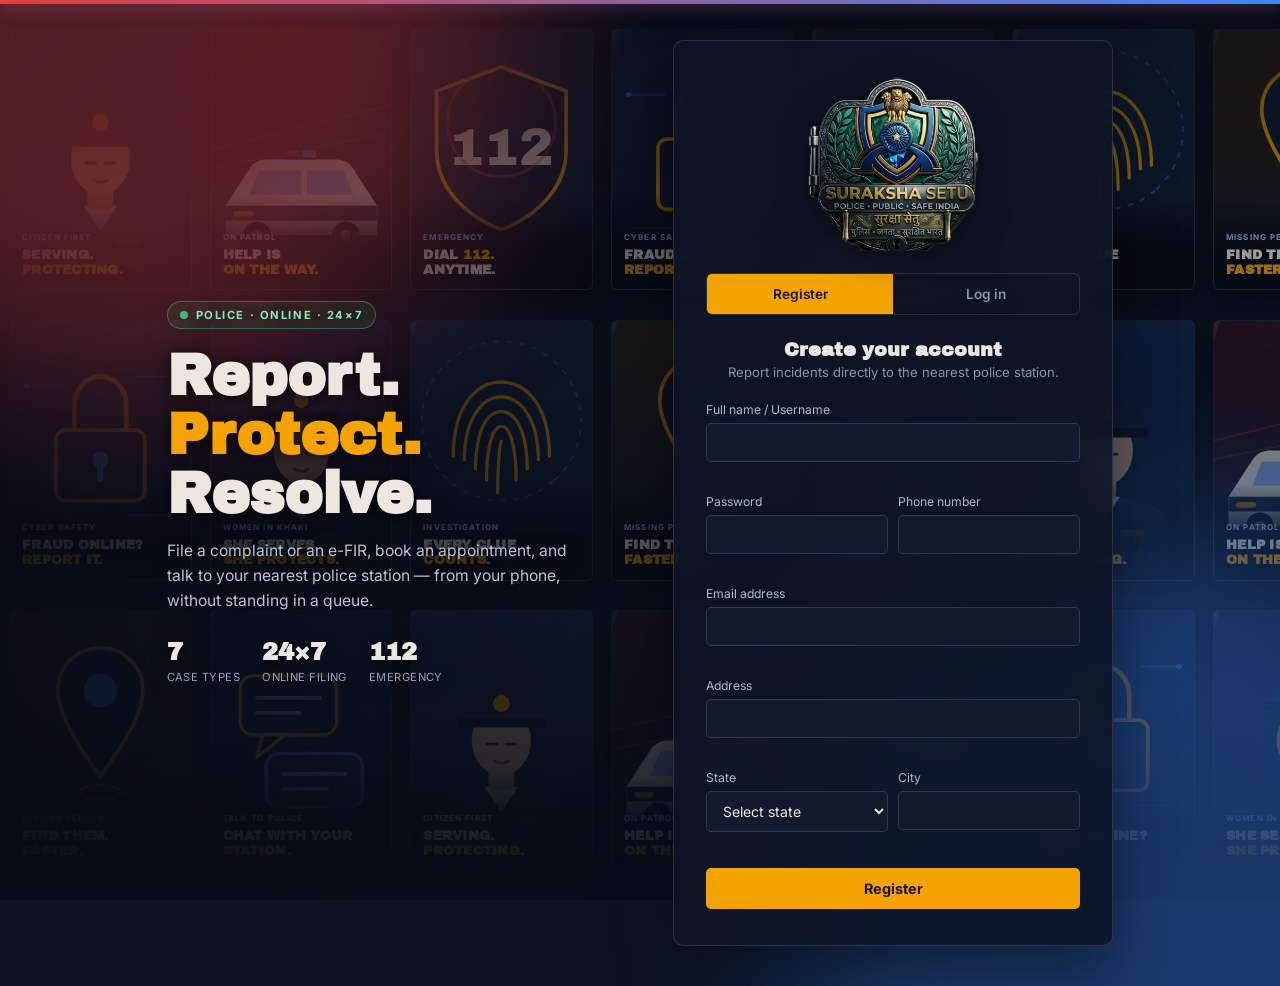
<file: src/main/webapp/index.html>
<!DOCTYPE html>
<html lang="en">
<head>
<meta charset="UTF-8">
<meta name="viewport" content="width=device-width, initial-scale=1, viewport-fit=cover">
<title>SurakshaSetu — Report. Protect. Resolve.</title>
<link href="https://fonts.googleapis.com/css2?family=Archivo+Black&family=Inter:wght@400;500;600;700&display=swap" rel="stylesheet">
<style>
  :root{
    --ink:#0B1220; --panel:#121B2E; --steel:#1B2A41;
    --paper:#ECE8DF; --amber:#F4A300; --green:#3DBE7A; --blue:#3A86FF;
    --line: rgba(236,232,223,0.14);
  }
  *{box-sizing:border-box; margin:0; padding:0;}
  html{scroll-padding-top:env(safe-area-inset-top,0px);}
  body{
    font-family:'Inter',sans-serif; background:var(--ink); color:var(--paper);
    min-height:100vh; padding-top:env(safe-area-inset-top,0px); padding-bottom:env(safe-area-inset-bottom,0px);
    overflow-x:hidden; position:relative;
  }

  /* ---------- Full-bleed animated poster background ---------- */
  .bg{position:fixed; inset:0; z-index:0; overflow:hidden;}
  .bg::after{
    content:""; position:absolute; inset:0; z-index:2;
    background:radial-gradient(ellipse at center, rgba(11,18,32,.55) 0%, rgba(11,18,32,.88) 62%, rgba(11,18,32,.97) 100%);
  }
  .rows{position:absolute; inset:0; display:flex; flex-direction:column; justify-content:space-evenly;}
  .row{display:flex; width:max-content;}
  .row.r1{animation:slide 48s linear infinite;}
  .row.r2{animation:slide 65s linear infinite; opacity:.75;}
  .row.r3{animation:slide 80s linear infinite; opacity:.55;}
  @keyframes slide{ from{transform:translateX(-50%);} to{transform:translateX(0);} }
  @media (prefers-reduced-motion: reduce){ .row{animation:none;} }

  .tile{
    width:280px; height:220px; flex-shrink:0; margin:0 10px; border-radius:8px;
    border:1px solid var(--line); position:relative; overflow:hidden;
    display:flex; flex-direction:column; justify-content:flex-end; padding:0;
  }
  .tile.a{background:linear-gradient(165deg,#15233C 0%,#0E1A2E 100%);}
  .tile.b{background:linear-gradient(165deg,#1A2A44 0%,#101C32 100%);}
  .tile.c{background:linear-gradient(165deg,#112036 0%,#0B1526 100%);}
  .tile.d{background:linear-gradient(165deg,#17273F 0%,#0F1B2F 100%);}
  .tile .art{
    flex:1; display:flex; align-items:center; justify-content:center; position:relative;
    background:repeating-linear-gradient(135deg, transparent 0 16px, rgba(244,163,0,0.05) 16px 32px);
  }
  .tile .art svg{width:88px; height:88px;}
  .tile .caption{padding:14px 18px 16px;}
  .tile h3{font-family:'Archivo Black',sans-serif; font-size:.92rem; line-height:1.2; color:var(--paper);}
  .tile h3 em{font-style:normal; color:var(--amber);}
  .tile p{font-size:.68rem; color:#8FA0BC; margin-top:5px;}
  .tile .badge{
    position:absolute; top:12px; left:12px; font-size:.58rem; font-weight:700; letter-spacing:.08em;
    padding:4px 8px; border-radius:3px; background:rgba(61,190,122,.15); color:var(--green); border:1px solid rgba(61,190,122,.4); z-index:2;
  }
  .tile .sirens{position:absolute; top:0; left:0; right:0; height:4px; display:flex;}
  .tile .sirens span{flex:1;}
  .tile .sirens span:first-child{background:var(--amber); opacity:.8;}
  .tile .sirens span:last-child{background:var(--blue); opacity:.8;}

  /* ---------- Centered form ---------- */
  .stage{position:relative; z-index:5; min-height:100vh; display:flex; align-items:center; justify-content:center; padding:40px 20px;}
  .card{
    width:100%; max-width:440px; background:rgba(18,27,46,.82); backdrop-filter:blur(14px);
    border:1px solid var(--line); border-radius:10px; padding:36px 32px; box-shadow:0 30px 60px rgba(0,0,0,.45);
  }
  .brand{display:flex; align-items:center; gap:10px; justify-content:center; margin-bottom:22px;}
  .shield{width:26px; height:29px; flex-shrink:0;}
  .brandlogo{width:170px; max-width:60%; height:auto; display:block; filter:drop-shadow(0 6px 16px rgba(0,0,0,.5));}
  .brand span{font-family:'Archivo Black',sans-serif; font-size:1.05rem; letter-spacing:.01em;}
  .brand span em{font-style:normal; color:var(--amber);}

  .tabs{display:flex; border:1px solid var(--line); border-radius:6px; overflow:hidden; margin-bottom:24px;}
  .tabs button{
    flex:1; padding:12px; background:transparent; color:#8795AC; border:none; cursor:pointer;
    font-family:'Inter',sans-serif; font-weight:600; font-size:.85rem; transition:background .15s, color .15s;
  }
  .tabs button.active{background:var(--amber); color:#1a1200;}

  .view{display:none;} .view.active{display:block;}
  h3.title{font-family:'Archivo Black',sans-serif; font-size:1.2rem; margin-bottom:4px; text-align:center;}
  .sub{color:#8795AC; font-size:.82rem; margin-bottom:22px; text-align:center;}

  .field{margin-bottom:14px;}
  .field label{display:block; font-size:.76rem; color:#AEB9CC; margin-bottom:6px;}
  .field input, .field select{
    width:100%; padding:10px 12px; background:var(--panel); border:1px solid var(--line);
    border-radius:5px; color:var(--paper); font-size:.88rem; font-family:'Inter',sans-serif;
  }
  .field input:focus, .field select:focus{outline:2px solid var(--amber); outline-offset:1px; border-color:var(--amber);}
  .row2{display:grid; grid-template-columns:1fr 1fr; gap:10px;}
  .err{font-size:.72rem; color:#FF8585; margin-top:4px; min-height:14px;}

  .submit{
    width:100%; padding:12px; background:var(--amber); color:#1a1200; border:none; border-radius:5px;
    font-family:'Inter',sans-serif; font-weight:700; font-size:.9rem; cursor:pointer; margin-top:4px; transition:filter .15s;
  }
  .submit:hover{filter:brightness(1.08);}
  .switchLine{text-align:center; font-size:.8rem; color:#8795AC; margin-top:16px;}
  .switchLine a, .forgot{color:var(--amber); text-decoration:none; cursor:pointer;}
  .forgot{display:block; text-align:right; font-size:.76rem; margin:-6px 0 14px;}

  .banner{display:none; margin-top:14px; padding:11px 13px; border-radius:5px; font-size:.8rem; border:1px solid var(--line);}
  .banner.ok{display:block; background:rgba(61,190,122,.1); border-color:rgba(61,190,122,.4); color:#8CE8B2;}
  .banner.info{display:block; background:rgba(58,134,255,.1); border-color:rgba(58,134,255,.4); color:#9FC4FF;}
  .banner.bad{display:block; background:rgba(229,62,62,.1); border-color:rgba(229,62,62,.4); color:#FF9B9B;}

  /* ===== v2: poster wall, hero, siren bar, splash ===== */
  .siren-bar{position:fixed; top:0; left:0; right:0; height:4px; z-index:30; background:linear-gradient(90deg,#E53E3E,#3A86FF,#E53E3E); background-size:200% 100%; animation:siren 1.6s linear infinite; box-shadow:0 0 18px rgba(229,62,62,.6),0 0 18px rgba(58,134,255,.5);}
  @keyframes siren{from{background-position:0 0} to{background-position:200% 0}}
  .glow{position:fixed; z-index:1; width:60vmax; height:60vmax; border-radius:50%; filter:blur(90px); pointer-events:none; opacity:.35; animation:pulse 3.2s ease-in-out infinite alternate;}
  .glow.red{background:#E53E3E; top:-30vmax; left:-20vmax;}
  .glow.blue{background:#3A86FF; bottom:-30vmax; right:-20vmax; animation-delay:1.6s;}
  @keyframes pulse{from{opacity:.12} to{opacity:.38}}

  .rows{gap:0;}
  .row.r2{animation-name:slideRev;}
  @keyframes slideRev{ from{transform:translateX(0);} to{transform:translateX(-50%);} }
  .tile.poster{
    height:clamp(170px,29vh,300px); width:clamp(120px,20.3vh,210px); margin:0 9px; padding:0; border-radius:6px;
    border:1px solid rgba(255,255,255,.1); background:#0E1A2E; transition:transform .5s ease, filter .5s ease;
    box-shadow:0 10px 24px rgba(0,0,0,.5);
  }
  .tile.poster svg.pic{position:absolute; inset:0; width:100%; height:100%;}
  .tile.poster .cap{position:absolute; left:0; right:0; bottom:0; padding:30px 12px 12px; background:linear-gradient(transparent, rgba(5,9,18,.95) 55%);}
  .tile.poster h3{font-family:'Archivo Black',sans-serif; font-size:clamp(.62rem,1.55vh,.82rem); line-height:1.15; letter-spacing:.02em;}
  .tile.poster h3 em{font-style:normal; color:var(--amber);}
  .tile.poster .tag{display:inline-block; font-size:.5rem; font-weight:700; letter-spacing:.14em; color:#9FC4FF; margin-bottom:5px;}
  .tile.poster::after{content:""; position:absolute; top:0; left:-60%; width:40%; height:100%; background:linear-gradient(100deg,transparent,rgba(255,255,255,.14),transparent); transform:skewX(-18deg); animation:sweep 7s ease-in-out infinite;}
  .row.r2 .tile.poster::after{animation-delay:2s} .row.r3 .tile.poster::after{animation-delay:4s}
  @keyframes sweep{0%,60%{left:-60%} 100%{left:140%}}
  .bg:hover .tile.poster{filter:brightness(.8);}

  .stage{gap:6vw; justify-content:center;}
  .hero{max-width:430px; animation:heroIn 1s .5s cubic-bezier(.2,.8,.2,1) both;}
  .hero .pill{display:inline-flex; align-items:center; gap:8px; font-size:.7rem; font-weight:700; letter-spacing:.14em; color:#8CE8B2; border:1px solid rgba(61,190,122,.45); background:rgba(61,190,122,.1); padding:6px 12px; border-radius:99px;}
  .hero .pill i{width:8px; height:8px; border-radius:50%; background:var(--green); animation:blink 1.2s infinite;}
  @keyframes blink{50%{opacity:.2}}
  .hero h1{font-family:'Archivo Black',sans-serif; font-size:clamp(2.2rem,4.6vw,3.6rem); line-height:1.02; margin:18px 0 14px;}
  .hero h1 em{font-style:normal; color:var(--amber);}
  .hero p{color:#B9C4D8; line-height:1.6; font-size:.98rem;}
  .hero .stats{display:flex; gap:22px; margin-top:26px;}
  .hero .stats b{display:block; font-family:'Archivo Black',sans-serif; font-size:1.5rem; color:var(--paper);}
  .hero .stats span{font-size:.7rem; color:#8FA0BC; letter-spacing:.04em;}
  @keyframes heroIn{from{opacity:0; transform:translateX(-40px)} to{opacity:1; transform:none}}
  @media (max-width:980px){ .hero{display:none;} }

  .card{animation:rise .9s .35s cubic-bezier(.2,.8,.2,1) both;}
  @keyframes rise{from{opacity:0; transform:translateY(40px) scale(.97)} to{opacity:1; transform:none}}
  .view.active{animation:fadeView .45s ease both;}
  @keyframes fadeView{from{opacity:0; transform:translateY(8px)} to{opacity:1; transform:none}}
  .shield{animation:shieldPulse 2.4s ease-in-out infinite;}
  @keyframes shieldPulse{50%{filter:drop-shadow(0 0 8px rgba(244,163,0,.8))}}
  .submit{position:relative; overflow:hidden;}
  .submit:active{transform:scale(.98);}
  .helpline{margin-top:14px; text-align:center; font-size:.72rem; color:#8795AC;}
  .helpline b{color:#FF9B9B;}

  /* intro splash (Netflix-style) */
  .splash{position:fixed; inset:0; z-index:100; background:#05080F; display:flex; align-items:center; justify-content:center; flex-direction:column; gap:14px; animation:splashOut .7s 2s ease forwards; pointer-events:none;}
  .splash .splashlogo{width:min(300px,70vw); height:auto; animation:logoZoom 2s ease both; filter:drop-shadow(0 10px 30px rgba(0,0,0,.6));}
  .splash .word{font-family:'Archivo Black',sans-serif; font-size:clamp(1.6rem,6vw,2.6rem); letter-spacing:.14em; color:var(--paper); animation:wordIn 1.6s .2s ease both;}
  .splash .word em{font-style:normal; color:var(--amber);}
  .splash .bar{width:min(260px,60vw); height:3px; background:linear-gradient(90deg,#E53E3E,#3A86FF); transform-origin:left; animation:barGrow 1.6s .1s ease both;}
  @keyframes logoZoom{0%{opacity:0; transform:scale(.4)} 40%{opacity:1; transform:scale(1)} 100%{opacity:1; transform:scale(1.12)}}
  @keyframes wordIn{0%{opacity:0; letter-spacing:.5em} 100%{opacity:1; letter-spacing:.14em}}
  @keyframes barGrow{from{transform:scaleX(0)} to{transform:scaleX(1)}}
  @keyframes splashOut{to{opacity:0; visibility:hidden; transform:scale(1.15)}}
  @media (prefers-reduced-motion: reduce){ .splash{display:none;} .siren-bar,.glow,.tile.poster::after,.hero,.card,.shield{animation:none;} }

  .bg::after{background:linear-gradient(90deg,rgba(8,12,22,.9) 0%,rgba(8,12,22,.62) 42%,rgba(8,12,22,.34) 100%),linear-gradient(180deg,rgba(8,12,22,.7) 0%,transparent 22%,transparent 78%,rgba(8,12,22,.8) 100%);}
  .card{background:rgba(14,22,38,.9);}
  .hero{text-shadow:0 2px 18px rgba(0,0,0,.7);}
</style>
<meta name="theme-color" content="#0B1220">
<meta name="mobile-web-app-capable" content="yes">
<meta name="apple-mobile-web-app-capable" content="yes">
<meta name="apple-mobile-web-app-status-bar-style" content="black-translucent">
<link rel="icon" href="favicon-32.png" sizes="32x32" type="image/png">
<link rel="icon" href="favicon.ico" sizes="any">
<link rel="apple-touch-icon" href="apple-touch-icon.png">
<link rel="manifest" href="site.webmanifest">
<link rel="stylesheet" href="mobile.css">
</head>
<body>

<div class="splash" aria-hidden="true">
  <img class="splashlogo" src="logo.webp" alt="">
  <div class="bar"></div>
</div>
<div class="siren-bar"></div>
<div class="glow red"></div><div class="glow blue"></div>

<div class="bg">
  <div class="rows" id="rows"></div>
</div>

<div class="stage">
  <div class="hero">
    <span class="pill"><i></i> POLICE &middot; ONLINE &middot; 24&times;7</span>
    <h1>Report.<br><em>Protect.</em><br>Resolve.</h1>
    <p>File a complaint or an e-FIR, book an appointment, and talk to your nearest police station &mdash; from your phone, without standing in a queue.</p>
    <div class="stats"><div><b>7</b><span>CASE TYPES</span></div><div><b>24&times;7</b><span>ONLINE FILING</span></div><div><b>112</b><span>EMERGENCY</span></div></div>
  </div>
  <div class="card">

    <div class="brand"><img class="brandlogo" src="logo.webp" alt="SurakshaSetu: Police, Public, Safe India"></div>

    <div class="tabs">
      <button id="tabRegister" class="active" onclick="switchView('register')">Register</button>
      <button id="tabLogin" onclick="switchView('login')">Log in</button>
    </div>

    <!-- REGISTER -->
    <div class="view active" id="view-register">
      <h3 class="title">Create your account</h3>
      <p class="sub">Report incidents directly to the nearest police station.</p>

      <form id="registerForm" novalidate>
        <div class="field">
          <label for="r-username">Full name / Username</label>
          <input id="r-username" type="text" autocomplete="username">
          <div class="err" id="err-r-username"></div>
        </div>

        <div class="row2">
          <div class="field">
            <label for="r-password">Password</label>
            <input id="r-password" type="password" autocomplete="new-password">
            <div class="err" id="err-r-password"></div>
          </div>
          <div class="field">
            <label for="r-phone">Phone number</label>
            <input id="r-phone" type="tel" maxlength="10">
            <div class="err" id="err-r-phone"></div>
          </div>
        </div>

        <div class="field">
          <label for="r-email">Email address</label>
          <input id="r-email" type="email" autocomplete="email">
          <div class="err" id="err-r-email"></div>
        </div>

        <div class="field">
          <label for="r-address">Address</label>
          <input id="r-address" type="text">
          <div class="err" id="err-r-address"></div>
        </div>

        <div class="row2">
          <div class="field">
            <label for="r-state">State</label>
            <select id="r-state">
              <option value="">Select state</option>
              <option>Karnataka</option><option>Tamil Nadu</option><option>Maharashtra</option>
              <option>Delhi</option><option>Telangana</option><option>Kerala</option>
              <option>West Bengal</option><option>Uttar Pradesh</option><option>Gujarat</option>
              <option>Rajasthan</option><option>Punjab</option><option>Odisha</option><option>Assam</option>
              <option>Andhra Pradesh</option>
            </select>
            <div class="err" id="err-r-state"></div>
          </div>
          <div class="field">
            <label for="r-city">City</label>
            <input id="r-city" type="text">
            <div class="err" id="err-r-city"></div>
          </div>
        </div>

        <button type="submit" class="submit">Register</button>
        <div class="banner" id="r-banner"></div>
      </form>
    </div>

    <!-- LOGIN -->
    <div class="view" id="view-login">
      <h3 class="title">Welcome back</h3>
      <p class="sub">Log in to file a report or track an existing case.</p>

      <form id="loginForm" novalidate>
        <div class="field">
          <label for="l-email">Email address</label>
          <input id="l-email" type="email" autocomplete="email">
          <div class="err" id="err-l-email"></div>
        </div>
        <div class="field">
          <label for="l-username">Username</label>
          <input id="l-username" type="text" autocomplete="username">
          <div class="err" id="err-l-username"></div>
        </div>
        <div class="field">
          <label for="l-password">Password</label>
          <input id="l-password" type="password" autocomplete="current-password">
          <div class="err" id="err-l-password"></div>
        </div>
        <a class="forgot" onclick="forgotPassword()">Forgot password?</a>

        <button type="submit" class="submit">Log in</button>
        <div class="banner" id="l-banner"></div>
      </form>

      <p class="helpline">In an emergency, don't wait &mdash; dial <b>112</b></p>
      <p class="switchLine">New to SurakshaSetu? <a onclick="switchView('register')">Create an account</a></p>
    </div>

  </div>
</div>

<script>
/* ---------------- Background poster wall (original illustrations) ---------------- */
const GRAD = (id,a,b)=>`<defs><linearGradient id="${id}" x1="0" y1="0" x2="0" y2="1"><stop offset="0" stop-color="${a}"/><stop offset="1" stop-color="${b}"/></linearGradient></defs>`;
const BG = (id,a,b)=>`${GRAD(id,a,b)}<rect width="200" height="280" fill="url(#${id})"/>`;
const OFFICER = `<path d="M30 280V225C30 200 60 190 100 190C140 190 170 200 170 225V280Z" fill="#1B2A41"/><path d="M82 190L100 218L118 190Z" fill="#ECE8DF"/><path d="M100 218L92 280H108Z" fill="#0B1220"/><rect x="118" y="226" width="26" height="30" rx="4" fill="#F4A300"/><path d="M131 232l3 7 7 1-5 5 1 7-6-4-6 4 1-7-5-5 7-1z" fill="#1a1200"/><rect x="86" y="160" width="28" height="34" rx="8" fill="#C9A27E"/><ellipse cx="100" cy="140" rx="32" ry="38" fill="#D9B38F"/><path d="M62 128C62 104 78 96 100 96C122 96 138 104 138 128C138 120 120 114 100 114C80 114 62 120 62 128Z" fill="#0F1A2E"/><path d="M56 118H144L138 106C134 92 120 82 100 82C80 82 66 92 62 106Z" fill="#162743"/><rect x="52" y="116" width="96" height="10" rx="4" fill="#0B1220"/><circle cx="100" cy="100" r="9" fill="#F4A300"/><path d="M85 144h10M105 144h10" stroke="#3b2a1a" stroke-width="3" stroke-linecap="round"/><path d="M92 162q8 5 16 0" stroke="#7a5638" stroke-width="3" fill="none" stroke-linecap="round"/>`;
const OFFICERW = `<path d="M30 280V225C30 200 60 190 100 190C140 190 170 200 170 225V280Z" fill="#1B2A41"/><path d="M82 190L100 216L118 190Z" fill="#ECE8DF"/><rect x="86" y="160" width="28" height="34" rx="8" fill="#B88B68"/><path d="M60 140C56 100 76 84 100 84C124 84 144 100 140 140C140 190 130 200 128 200L72 200C70 200 60 190 60 140Z" fill="#0F1A2E"/><ellipse cx="100" cy="140" rx="30" ry="36" fill="#C99C77"/><path d="M62 112C62 92 78 80 100 80C122 80 138 92 138 112L138 120C128 104 72 104 62 120Z" fill="#0F1A2E"/><path d="M60 100H140L134 90C130 76 118 68 100 68C82 68 70 76 66 90Z" fill="#162743"/><rect x="56" y="98" width="88" height="9" rx="4" fill="#0B1220"/><circle cx="100" cy="86" r="8" fill="#F4A300"/><path d="M86 142h9M105 142h9" stroke="#3b2a1a" stroke-width="3" stroke-linecap="round"/><path d="M92 160q8 5 16 0" stroke="#7a3d3d" stroke-width="3" fill="none" stroke-linecap="round"/><rect x="120" y="228" width="24" height="28" rx="4" fill="#F4A300"/>`;
const CAR = `<path d="M18 190L44 150C48 144 54 140 62 140H138C146 140 152 144 156 150L182 190V222H18Z" fill="#ECE8DF"/><path d="M18 190H182V206H18Z" fill="#162743"/><path d="M54 152H100V178H44Z M106 152H146L156 178H106Z" fill="#3A86FF" opacity=".55"/><rect x="82" y="128" width="36" height="12" rx="3" fill="#0B1220"/><rect x="84" y="130" width="15" height="8" fill="#E53E3E"><animate attributeName="opacity" values="1;.15;1" dur=".8s" repeatCount="indefinite"/></rect><rect x="101" y="130" width="15" height="8" fill="#3A86FF"><animate attributeName="opacity" values=".15;1;.15" dur=".8s" repeatCount="indefinite"/></rect><circle cx="52" cy="222" r="15" fill="#0B1220"/><circle cx="52" cy="222" r="6" fill="#8FA0BC"/><circle cx="148" cy="222" r="15" fill="#0B1220"/><circle cx="148" cy="222" r="6" fill="#8FA0BC"/><rect x="26" y="196" width="22" height="6" rx="3" fill="#F4A300"/><path d="M0 150L200 110M0 130L200 80" stroke="#E53E3E" stroke-width="2" opacity=".25"/>`;
const SHIELD112 = `<path d="M100 40L170 66V130C170 170 140 200 100 216C60 200 30 170 30 130V66Z" fill="#101C32" stroke="#F4A300" stroke-width="4"/><text x="100" y="146" text-anchor="middle" font-family="Archivo Black, sans-serif" font-size="56" fill="#ECE8DF">112</text><circle cx="100" cy="100" r="46" fill="none" stroke="#E53E3E" stroke-width="3" opacity=".6"><animate attributeName="r" values="40;86;40" dur="2.4s" repeatCount="indefinite"/><animate attributeName="opacity" values=".7;0;.7" dur="2.4s" repeatCount="indefinite"/></circle>`;
const CYBER = `<rect x="52" y="118" width="96" height="76" rx="10" fill="#101C32" stroke="#F4A300" stroke-width="4"/><path d="M72 118V92C72 72 85 60 100 60C115 60 128 72 128 92V118" fill="none" stroke="#F4A300" stroke-width="5"/><circle cx="100" cy="150" r="9" fill="#3A86FF"/><rect x="97" y="156" width="6" height="18" rx="3" fill="#3A86FF"/><path d="M20 70H60M140 60H182M24 214H70M130 210H176" stroke="#3A86FF" stroke-width="2" opacity=".5"/><circle cx="20" cy="70" r="3" fill="#3A86FF"/><circle cx="182" cy="60" r="3" fill="#3A86FF"/>`;
const FPRINT = `<g fill="none" stroke="#F4A300" stroke-width="3.5" stroke-linecap="round"><path d="M60 150C60 108 78 82 100 82C122 82 140 108 140 150"/><path d="M72 160C72 120 84 98 100 98C116 98 128 120 128 160"/><path d="M84 172C84 138 90 114 100 114C110 114 116 138 116 172"/><path d="M96 186C96 160 98 134 100 130"/><path d="M48 146C48 96 70 66 100 66C130 66 152 96 152 146"/></g><circle cx="100" cy="108" r="86" fill="none" stroke="#3A86FF" stroke-width="2" stroke-dasharray="6 8" opacity=".5"><animateTransform attributeName="transform" type="rotate" from="0 100 108" to="360 100 108" dur="14s" repeatCount="indefinite"/></circle>`;
const PIN = `<path d="M100 40C74 40 54 60 54 86C54 122 100 178 100 178C100 178 146 122 146 86C146 60 126 40 100 40Z" fill="#101C32" stroke="#F4A300" stroke-width="4"/><circle cx="100" cy="86" r="18" fill="#3A86FF"/><ellipse cx="100" cy="196" rx="34" ry="8" fill="none" stroke="#F4A300" stroke-width="2"><animate attributeName="rx" values="14;46;14" dur="2.2s" repeatCount="indefinite"/><animate attributeName="opacity" values="1;0;1" dur="2.2s" repeatCount="indefinite"/></ellipse>`;
const CHAT = `<rect x="34" y="70" width="104" height="64" rx="14" fill="#101C32" stroke="#F4A300" stroke-width="3.5"/><path d="M58 134L52 158L82 134Z" fill="#101C32" stroke="#F4A300" stroke-width="3.5" stroke-linejoin="round"/><rect x="62" y="154" width="104" height="58" rx="14" fill="#1B2A41" stroke="#3A86FF" stroke-width="3.5"/><path d="M52 94H120M52 110H98M80 176H148M80 192H128" stroke="#8FA0BC" stroke-width="4" stroke-linecap="round"/>`;
const posters = [
  {art:BG('g1','#16315C','#0A1424')+OFFICER, tag:'CITIZEN FIRST', h:'SERVING.<br><em>PROTECTING.</em>'},
  {art:BG('g2','#3B1620','#0A1424')+CAR, tag:'ON PATROL', h:'HELP IS<br><em>ON THE WAY.</em>'},
  {art:BG('g3','#14284A','#0A1424')+SHIELD112, tag:'EMERGENCY', h:'DIAL <em>112.</em><br>ANYTIME.'},
  {art:BG('g4','#10284A','#07101E')+CYBER, tag:'CYBER SAFETY', h:'FRAUD ONLINE?<br><em>REPORT IT.</em>'},
  {art:BG('g5','#2A1A44','#0A1424')+OFFICERW, tag:'WOMEN IN KHAKI', h:'SHE SERVES.<br><em>SHE PROTECTS.</em>'},
  {art:BG('g6','#17304F','#0A1424')+FPRINT, tag:'INVESTIGATION', h:'EVERY CLUE<br><em>COUNTS.</em>'},
  {art:BG('g7','#3A2A10','#0A1424')+PIN, tag:'MISSING PERSON', h:'FIND THEM.<br><em>FASTER.</em>'},
  {art:BG('g8','#12294A','#07101E')+CHAT, tag:'TALK TO POLICE', h:'CHAT WITH YOUR<br><em>STATION.</em>'},
];
function tileHTML(t, n){
  const art = t.art.replace(/id="(g\d)"/g, `id="$1_${n}"`).replace(/url\(#(g\d)\)/g, `url(#$1_${n})`).replace(/href="#(g\d)"/g,'');
  return `<div class="tile poster"><div class="sirens"><span></span><span></span></div>
    <svg class="pic" viewBox="0 0 200 280" preserveAspectRatio="xMidYMid slice" xmlns="http://www.w3.org/2000/svg">${art}</svg>
    <div class="cap"><span class="tag">${t.tag}</span><h3>${t.h}</h3></div></div>`;
}
const rowsEl = document.getElementById('rows');
let uid = 0;
for(let i=0;i<3;i++){
  const row = document.createElement('div');
  row.className = 'row r'+(i+1);
  const order = posters.map((_,k)=>posters[(k+i*3)%posters.length]);
  // the set is rendered twice so the -50% scroll loops seamlessly
  row.innerHTML = order.map(t=>tileHTML(t,uid++)).join('') + order.map(t=>tileHTML(t,uid++)).join('');
  rowsEl.appendChild(row);
}

/* ---------------- Tabs ---------------- */
function switchView(name){
  document.getElementById('view-register').classList.toggle('active', name==='register');
  document.getElementById('view-login').classList.toggle('active', name==='login');
  document.getElementById('tabRegister').classList.toggle('active', name==='register');
  document.getElementById('tabLogin').classList.toggle('active', name==='login');
}

/* ---------------- Validation helpers ---------------- */
function setErr(id, msg){ document.getElementById('err-'+id).textContent = msg || ''; }
function isEmpty(v){ return !v || v.trim().length === 0; }
function validEmail(v){ return /^[^\s@]+@[^\s@]+\.[^\s@]+$/.test(v); }
function validPhone(v){ return /^\d{10}$/.test(v); }
function validPassword(v){ return v.length >= 6 && /\d/.test(v); }

function showBanner(el, type, msg){
  el.className = 'banner ' + type;
  el.style.display = 'block';
  el.textContent = msg;
}

/* ---------------- Register ---------------- */
document.getElementById('registerForm').addEventListener('submit', function(e){
  e.preventDefault();
  let ok = true;
  const username = document.getElementById('r-username').value.trim();
  const password = document.getElementById('r-password').value;
  const phone = document.getElementById('r-phone').value.trim();
  const email = document.getElementById('r-email').value.trim();
  const address = document.getElementById('r-address').value.trim();
  const state = document.getElementById('r-state').value;
  const city = document.getElementById('r-city').value.trim();

  ['r-username','r-password','r-phone','r-email','r-address','r-state','r-city'].forEach(id=>setErr(id,''));

  if(isEmpty(username) || username.length < 4){ setErr('r-username','At least 4 characters.'); ok=false; }
  if(!validPassword(password)){ setErr('r-password','Min 6 chars, include a number.'); ok=false; }
  if(!validPhone(phone)){ setErr('r-phone','Enter a 10-digit number.'); ok=false; }
  if(!validEmail(email)){ setErr('r-email','Enter a valid email.'); ok=false; }
  if(isEmpty(address)){ setErr('r-address','Address is required.'); ok=false; }
  if(isEmpty(state)){ setErr('r-state','Select a state.'); ok=false; }
  if(isEmpty(city)){ setErr('r-city','City is required.'); ok=false; }

  const banner = document.getElementById('r-banner');
  banner.style.display='none';
  if(!ok) return;

  const record = { username, password, phone, address, state, city, email };

  fetch('/SurakshaSetu/register', {
    method: 'POST',
    headers: {'Content-Type': 'application/x-www-form-urlencoded'},
    body: new URLSearchParams(record)
  })
  .then(res => res.json())
  .then(data => {
    showBanner(banner, data.status === 'success' ? 'ok' : 'bad', data.message);
  })
  .catch(() => {
    showBanner(banner, 'bad', 'Could not reach the server. Is Jetty running?');
  });
});

/* ---------------- Login ---------------- */
document.getElementById('loginForm').addEventListener('submit', function(e){
  e.preventDefault();
  let ok = true;
  const email = document.getElementById('l-email').value.trim();
  const username = document.getElementById('l-username').value.trim();
  const password = document.getElementById('l-password').value;

  ['l-email','l-username','l-password'].forEach(id=>setErr(id,''));

  if(!validEmail(email)){ setErr('l-email','Enter a valid email.'); ok=false; }
  if(isEmpty(username)){ setErr('l-username','Username is required.'); ok=false; }
  if(isEmpty(password)){ setErr('l-password','Password is required.'); ok=false; }

  const banner = document.getElementById('l-banner');
  banner.style.display='none';
  if(!ok) return;

  fetch('/SurakshaSetu/login', {
    method: 'POST',
    headers: {'Content-Type': 'application/x-www-form-urlencoded'},
    body: new URLSearchParams({ email, username, password })
  })
  .then(res => res.json())
  .then(data => {
    showBanner(banner, data.status === 'success' ? 'ok' : 'bad', data.message);
    if (data.redirect) setTimeout(() => { location.href = data.redirect; }, 800);
  })
  .catch(() => {
    showBanner(banner, 'bad', 'Could not reach the server. Is Jetty running?');
  });
});

function forgotPassword(){
  const banner = document.getElementById('l-banner');
  showBanner(banner, 'info', 'This triggers the OTP flow — OtpService generates a code, EmailService mails it to your registered address.');
}
</script>
</body>
</html>
</file>
<file: src/main/webapp/mobile.css>
/* Phone / touch polish shared by every page. Loaded last so it wins over page styles. */
html { -webkit-text-size-adjust: 100%; text-size-adjust: 100%; }
button, a, select, input, textarea, [role="button"], [role="tab"] { touch-action: manipulation; }
img, video, svg, canvas { max-width: 100%; }
body { overflow-wrap: break-word; }

@media (max-width: 700px) {
  /* 16px inputs stop iOS Safari zooming the page when a field is focused */
  input, select, textarea { font-size: 16px !important; }
  /* comfortable thumb-sized targets */
  button, .btn, select, input[type="checkbox"] + label { min-height: 44px; }
  #hubMenu, .hubMenu { min-width: 44px; min-height: 44px; }
  /* never let wide content (tables, code, cards) push the page sideways */
  table { display: block; max-width: 100%; overflow-x: auto; -webkit-overflow-scrolling: touch; }
  pre, code { white-space: pre-wrap; word-break: break-word; }
  .card, .panel, section { max-width: 100%; }
  /* keep floating buttons clear of the iPhone home bar */
  .sos, #sos, .fab, #hd-fab { margin-bottom: env(safe-area-inset-bottom, 0px); }
}

@media (max-width: 380px) {
  body { font-size: 15px; }
}

/* landscape phones: keep the notch area free */
@supports (padding: max(0px)) {
  body { padding-left: max(0px, env(safe-area-inset-left)); padding-right: max(0px, env(safe-area-inset-right)); }
}

/* header logo on the police and admin pages */
.brand .brandimg{width:28px;height:28px;border-radius:7px;vertical-align:middle;margin-right:8px;display:inline-block}
.brandmark img.logo{border-radius:9px;object-fit:cover}
</file>
